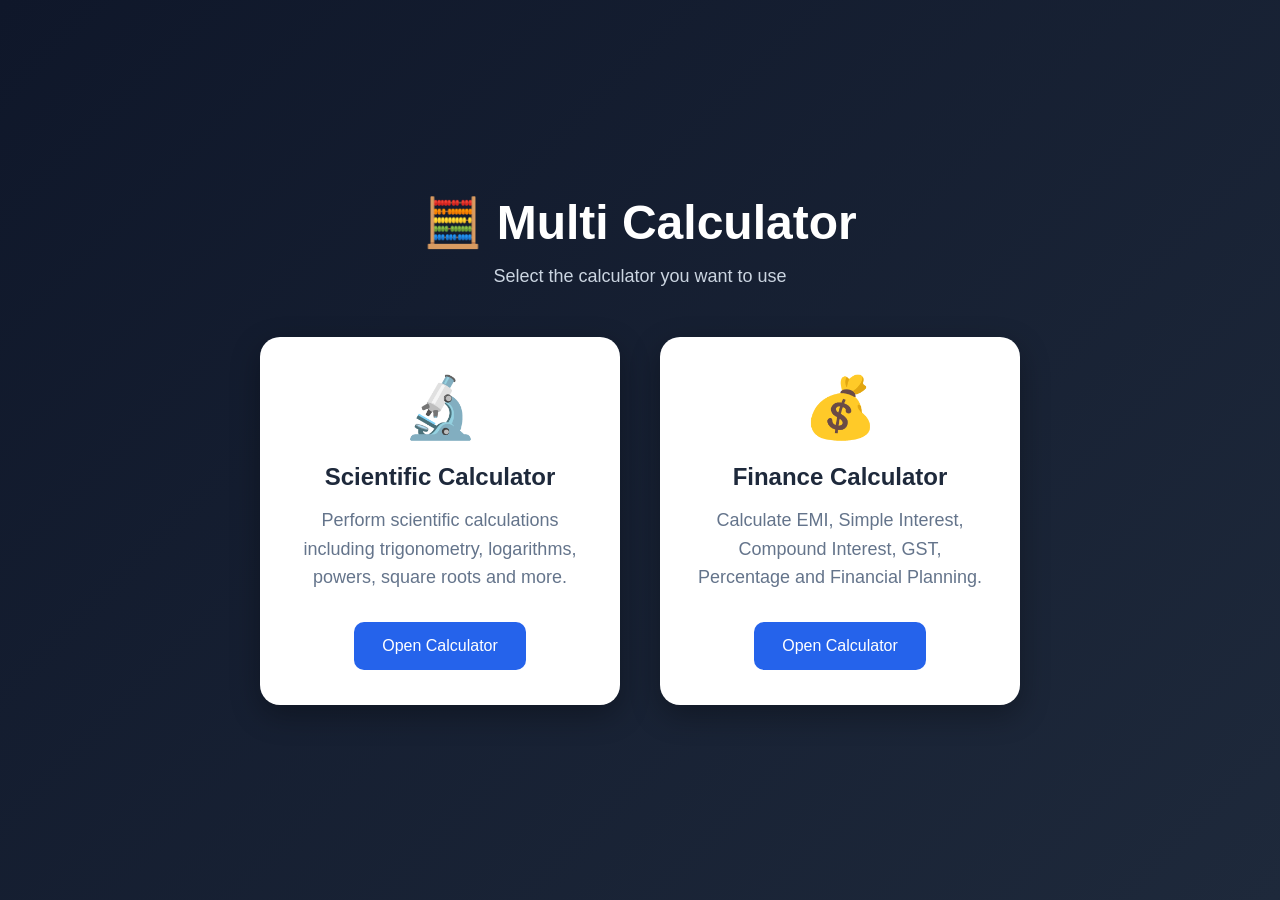
<file: index.html>
<!DOCTYPE html>
<html lang="en">
<head>
    <meta charset="UTF-8">
    <meta name="viewport" content="width=device-width, initial-scale=1.0">
    <title>Multi Calculator</title>

    <link rel="stylesheet" href="home.css">
</head>
<body>

<div class="container">

    <h1>🧮 Multi Calculator</h1>

    <p>Select the calculator you want to use</p>

    <div class="cards">

        <div class="card">
            <div class="icon">🔬</div>

            <h2>Scientific Calculator</h2>

            <p>
                Perform scientific calculations including
                trigonometry, logarithms, powers,
                square roots and more.
            </p>

            <button onclick="openScientific()">
                Open Calculator
            </button>

        </div>


        <div class="card">

            <div class="icon">💰</div>

            <h2>Finance Calculator</h2>

            <p>
                Calculate EMI, Simple Interest,
                Compound Interest, GST,
                Percentage and Financial Planning.
            </p>

            <button onclick="openFinance()">
                Open Calculator
            </button>

        </div>

    </div>

</div>

<script src="home.js"></script>

</body>
</html>
</file>
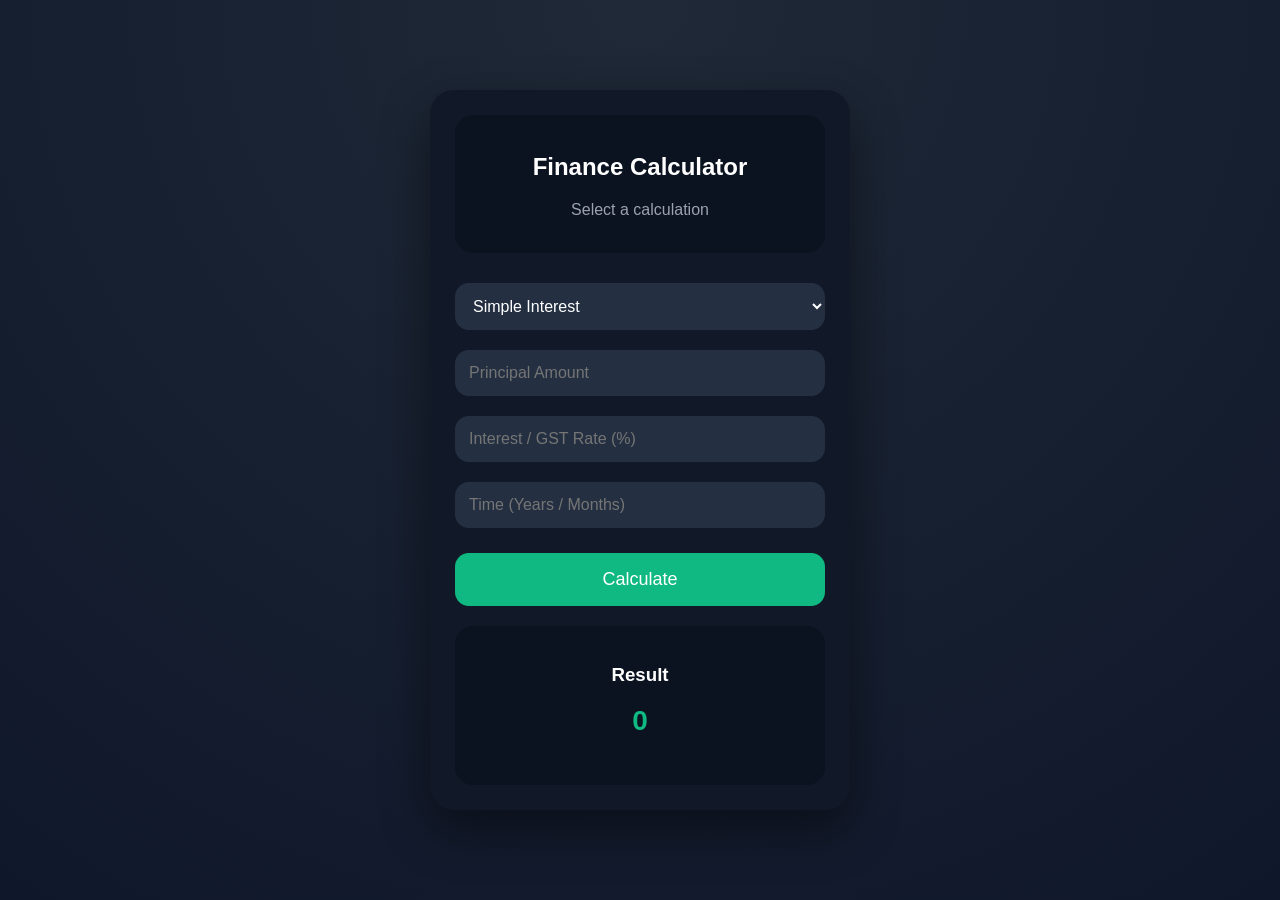
<file: finance/index.html>
<!DOCTYPE html>
<html lang="en">
<head>
<meta charset="UTF-8">
<meta name="viewport" content="width=device-width, initial-scale=1.0">
<title>Finance Calculator</title>
<link rel="stylesheet" href="style.css">
</head>

<body>

<main class="calculator">

<div class="display-wrap">
<h2>Finance Calculator</h2>
<p>Select a calculation</p>
</div>

<select id="calculatorType">

<option value="si">Simple Interest</option>
<option value="ci">Compound Interest</option>
<option value="emi">EMI Calculator</option>
<option value="gst">GST Calculator</option>
<option value="discount">Discount Calculator</option>

</select>

<input type="number" id="amount" placeholder="Principal Amount">

<input type="number" id="rate" placeholder="Interest / GST Rate (%)">

<input type="number" id="time" placeholder="Time (Years / Months)">

<button onclick="calculate()">
Calculate
</button>

<div class="result">

<h3>Result</h3>

<p id="output">0</p>

</div>

</main>

<script src="script.js"></script>

</body>
</html>
</file>
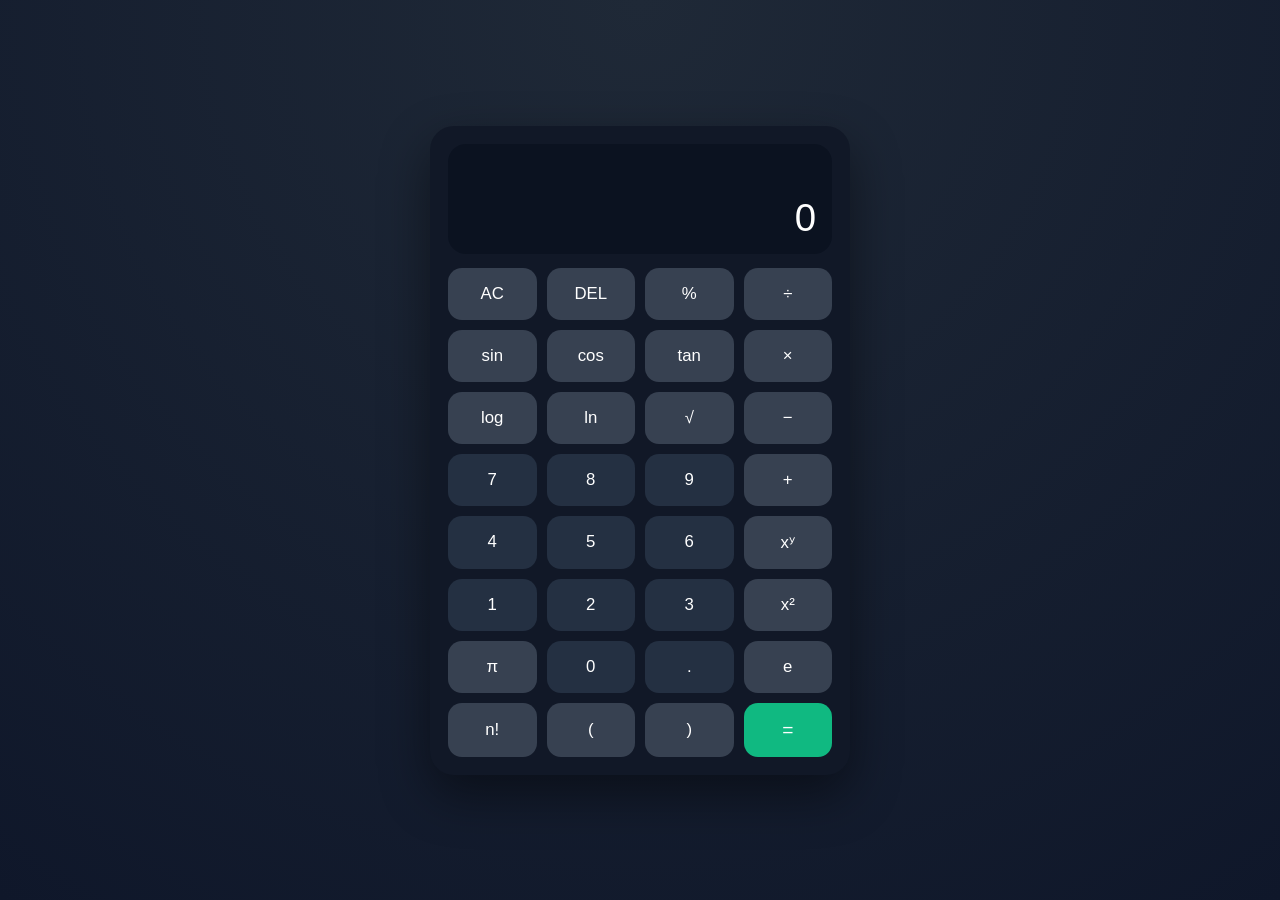
<file: scientific/index.html>
<!DOCTYPE html>
<html lang="en">
<head>
  <meta charset="UTF-8" />
  <meta name="viewport" content="width=device-width, initial-scale=1.0" />
  <title>Scientific Calculator</title>
  <link rel="stylesheet" href="style.css" />
</head>
<body>
  <main class="calculator">
    <div class="display-wrap">
      <div id="history" class="history"></div>
      <div id="display" class="display">0</div>
    </div>

    <div class="buttons">
      <button class="btn fn" data-action="clear">AC</button>
      <button class="btn fn" data-action="delete">DEL</button>
      <button class="btn fn" data-action="percent">%</button>
      <button class="btn fn" data-action="divide">÷</button>

      <button class="btn fn" data-action="sin">sin</button>
      <button class="btn fn" data-action="cos">cos</button>
      <button class="btn fn" data-action="tan">tan</button>
      <button class="btn fn" data-action="multiply">×</button>

      <button class="btn fn" data-action="log">log</button>
      <button class="btn fn" data-action="ln">ln</button>
      <button class="btn fn" data-action="sqrt">√</button>
      <button class="btn fn" data-action="subtract">−</button>

      <button class="btn num" data-value="7">7</button>
      <button class="btn num" data-value="8">8</button>
      <button class="btn num" data-value="9">9</button>
      <button class="btn fn" data-action="add">+</button>

      <button class="btn num" data-value="4">4</button>
      <button class="btn num" data-value="5">5</button>
      <button class="btn num" data-value="6">6</button>
      <button class="btn fn" data-action="power">xʸ</button>

      <button class="btn num" data-value="1">1</button>
      <button class="btn num" data-value="2">2</button>
      <button class="btn num" data-value="3">3</button>
      <button class="btn fn" data-action="square">x²</button>

      <button class="btn fn" data-action="pi">π</button>
      <button class="btn num" data-value="0">0</button>
      <button class="btn num" data-value=".">.</button>
      <button class="btn fn" data-action="e">e</button>

      <button class="btn fn" data-action="factorial">n!</button>
      <button class="btn fn" data-action="open-paren">(</button>
      <button class="btn fn" data-action="close-paren">)</button>
      <button class="btn equal" data-action="equals">=</button>
    </div>
  </main>

  <script src="script.js"></script>
</body>
</html>
</file>
<file: home.css>
*{
    margin:0;
    padding:0;
    box-sizing:border-box;
    font-family:Segoe UI, sans-serif;
}

body{

    height:100vh;

    display:flex;
    justify-content:center;
    align-items:center;

    background:linear-gradient(135deg,#0f172a,#1e293b);
}

.container{

    width:90%;
    max-width:1100px;

    text-align:center;
}

h1{

    color:white;
    font-size:48px;
    margin-bottom:15px;
}

.container p{

    color:#cbd5e1;
    margin-bottom:50px;
    font-size:18px;
}

.cards{

    display:flex;
    gap:40px;

    justify-content:center;

    flex-wrap:wrap;
}

.card{

    width:360px;

    background:white;

    border-radius:20px;

    padding:35px;

    transition:.3s;

    box-shadow:0 10px 30px rgba(0,0,0,.3);
}

.card:hover{

    transform:translateY(-10px);
}

.icon{

    font-size:60px;
    margin-bottom:20px;
}

.card h2{

    margin-bottom:15px;
    color:#1e293b;
}

.card p{

    color:#64748b;

    line-height:1.6;

    margin-bottom:30px;
}

button{

    border:none;

    padding:15px 28px;

    background:#2563eb;

    color:white;

    border-radius:10px;

    cursor:pointer;

    font-size:16px;

    transition:.3s;
}

button:hover{

    background:#1d4ed8;
}
</file>
<file: finance/style.css>
*{
box-sizing:border-box;
font-family:-apple-system,BlinkMacSystemFont,"Segoe UI",Roboto,Arial,sans-serif;
}

body{

margin:0;
min-height:100vh;

display:flex;
justify-content:center;
align-items:center;

background:radial-gradient(circle at top,#1f2937,#0f172a);

padding:20px;

}

.calculator{

width:min(100%,420px);

background:#111827;

padding:25px;

border-radius:24px;

box-shadow:0 20px 50px rgba(0,0,0,.45);

}

.display-wrap{

background:#0b1220;

padding:18px;

border-radius:18px;

margin-bottom:20px;

text-align:center;

color:white;

}

.display-wrap p{

color:#9ca3af;

}

select,
input{

width:100%;

padding:14px;

margin:10px 0;

border:none;

border-radius:14px;

background:#243042;

color:white;

font-size:16px;

}

button{

width:100%;

padding:16px;

margin-top:15px;

border:none;

border-radius:14px;

background:#10b981;

color:white;

font-size:18px;

cursor:pointer;

transition:.2s;

}

button:hover{

filter:brightness(1.1);

}

button:active{

transform:scale(.98);

}

.result{

margin-top:20px;

background:#0b1220;

padding:20px;

border-radius:18px;

text-align:center;

color:white;

}

#output{

font-size:28px;

font-weight:bold;

color:#10b981;

margin-top:10px;

}
</file>
<file: scientific/style.css>
* {
  box-sizing: border-box;
  font-family: -apple-system, BlinkMacSystemFont, "Segoe UI", Roboto, Arial, sans-serif;
}

body {
  margin: 0;
  min-height: 100vh;
  display: flex;
  justify-content: center;
  align-items: center;
  background: radial-gradient(circle at top, #1f2937, #0f172a);
  padding: 20px;
}

.calculator {
  width: min(100%, 420px);
  background: #111827;
  border-radius: 24px;
  padding: 18px;
  box-shadow: 0 20px 50px rgba(0, 0, 0, 0.45);
}

.display-wrap {
  background: #0b1220;
  border-radius: 18px;
  padding: 14px 16px;
  margin-bottom: 14px;
  min-height: 110px;
  display: flex;
  flex-direction: column;
  justify-content: end;
  overflow: hidden;
}

.history {
  color: #9ca3af;
  font-size: 0.95rem;
  min-height: 22px;
  text-align: right;
  overflow-x: auto;
  white-space: nowrap;
}

.display {
  color: #fff;
  font-size: 2.4rem;
  text-align: right;
  overflow-x: auto;
  white-space: nowrap;
}

.buttons {
  display: grid;
  grid-template-columns: repeat(4, 1fr);
  gap: 10px;
}

.btn {
  border: none;
  border-radius: 14px;
  padding: 16px 0;
  font-size: 1.05rem;
  cursor: pointer;
  color: #fff;
  transition: transform 0.06s ease, filter 0.15s ease;
}

.btn:active {
  transform: scale(0.97);
}

.btn:hover {
  filter: brightness(1.08);
}

.btn.num {
  background: #243042;
}

.btn.fn {
  background: #374151;
}

.btn.equal {
  background: #10b981;
  font-size: 1.2rem;
}
</file>
